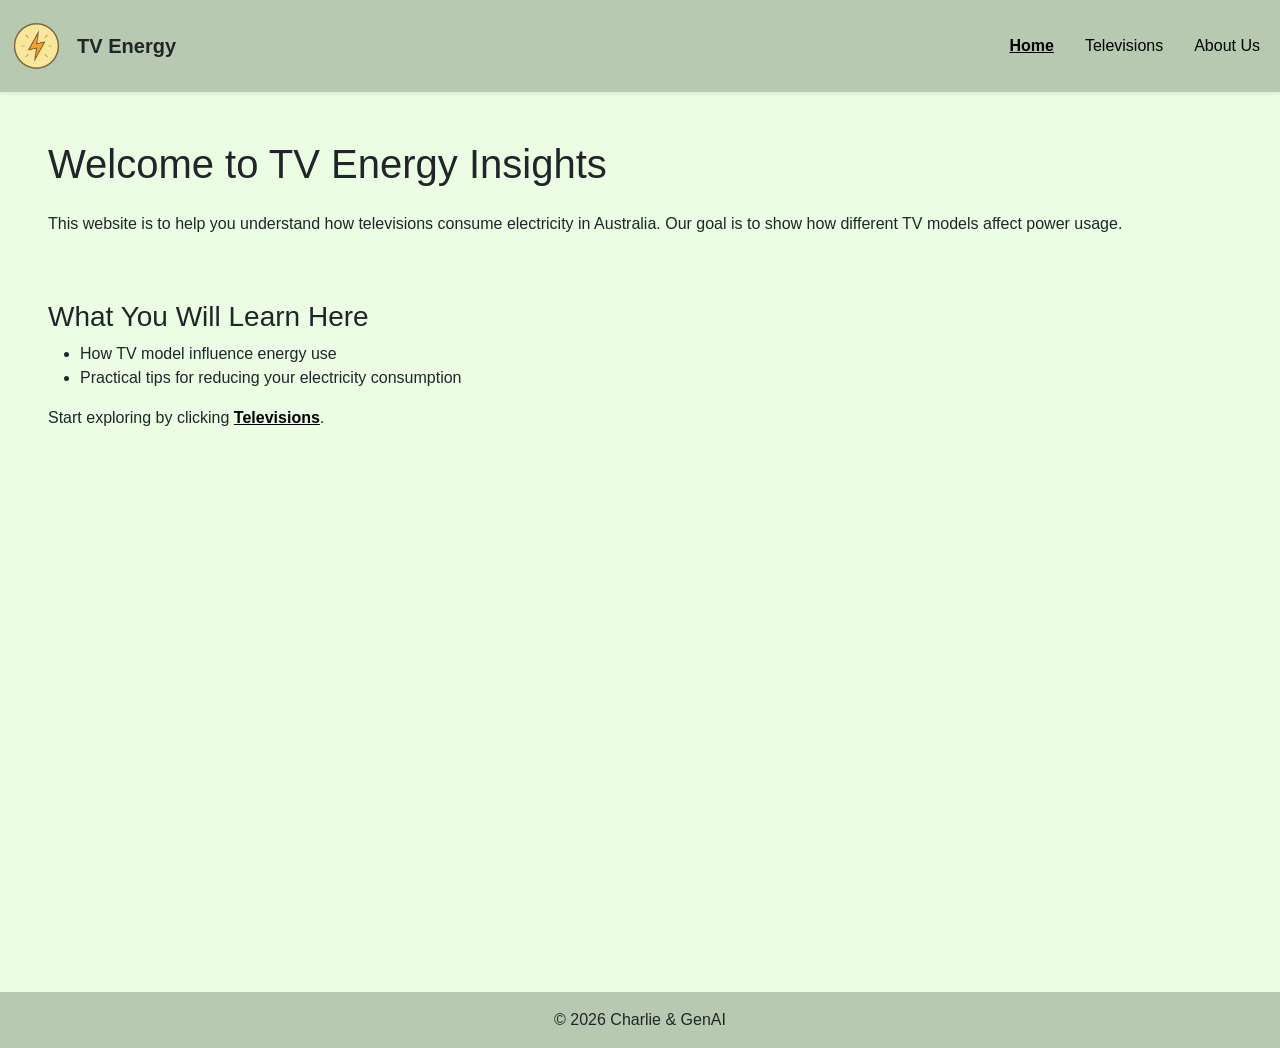
<file: Exercise 0.2/energy-webpage-v1/index.html>
<!DOCTYPE html>
<html lang="en">
<head>
  <meta charset="UTF-8">
  <meta name="viewport" content="width=device-width, initial-scale=1.0">
  <title>Home</title>
  <link href="https://cdn.jsdelivr.net/npm/bootstrap@5.3.0/dist/css/bootstrap.min.css" rel="stylesheet">
  <link rel="stylesheet" href="css/styles.css">
</head>
<body>

<!-- Navigation -->
<nav class="navbar navbar-expand-lg navbar-color shadow-sm py-3">
  <div class="container-fluid">
    <a class="navbar-brand d-flex align-items-center" href="index.html">
      <img src="images/PowerIcon.png" alt="Power Logo" height="50">
      <span class="ms-3 fw-bold text-dark">TV Energy</span>
    </a>
    <button class="navbar-toggler" type="button" data-bs-toggle="collapse" data-bs-target="#navbarNav">
      <span class="navbar-toggler-icon"></span>
    </button>
    <div class="collapse navbar-collapse justify-content-end" id="navbarNav">
      <ul class="navbar-nav">
        <li class="nav-item"><a class="nav-link active" href="index.html">Home</a></li>
        <li class="nav-item"><a class="nav-link" href="televisions.html">Televisions</a></li>
        <li class="nav-item"><a class="nav-link" href="about.html">About Us</a></li>
      </ul>
    </div>
  </div>
</nav>

<!-- Content -->
<div class="container-fluid min-vh-100 d-flex flex-column justify-content-start p-5">
  <h1 class="mb-4">Welcome to TV Energy Insights</h1>

  <p>This website is to help you understand how televisions consume electricity in Australia. 
    Our goal is to show how different TV models affect power usage.</p>

  <h3 class="mt-5">What You Will Learn Here</h3>
  <ul>
    <li>How TV model influence energy use</li>
    <li>Practical tips for reducing your electricity consumption</li>
  </ul>

  <p>Start exploring by clicking <a href="televisions.html" style="color: #000000"><strong>Televisions</strong></a>.</p>
</div>

<!-- Footer -->
<footer class="text-center py-3 bg-color text-dark">
  &copy; <span id="year"></span> Charlie & GenAI
</footer>

<script src="https://cdn.jsdelivr.net/npm/bootstrap@5.3.0/dist/js/bootstrap.bundle.min.js"></script>
<script src="js/scripts.js"></script>

</body>
</html>
</file>
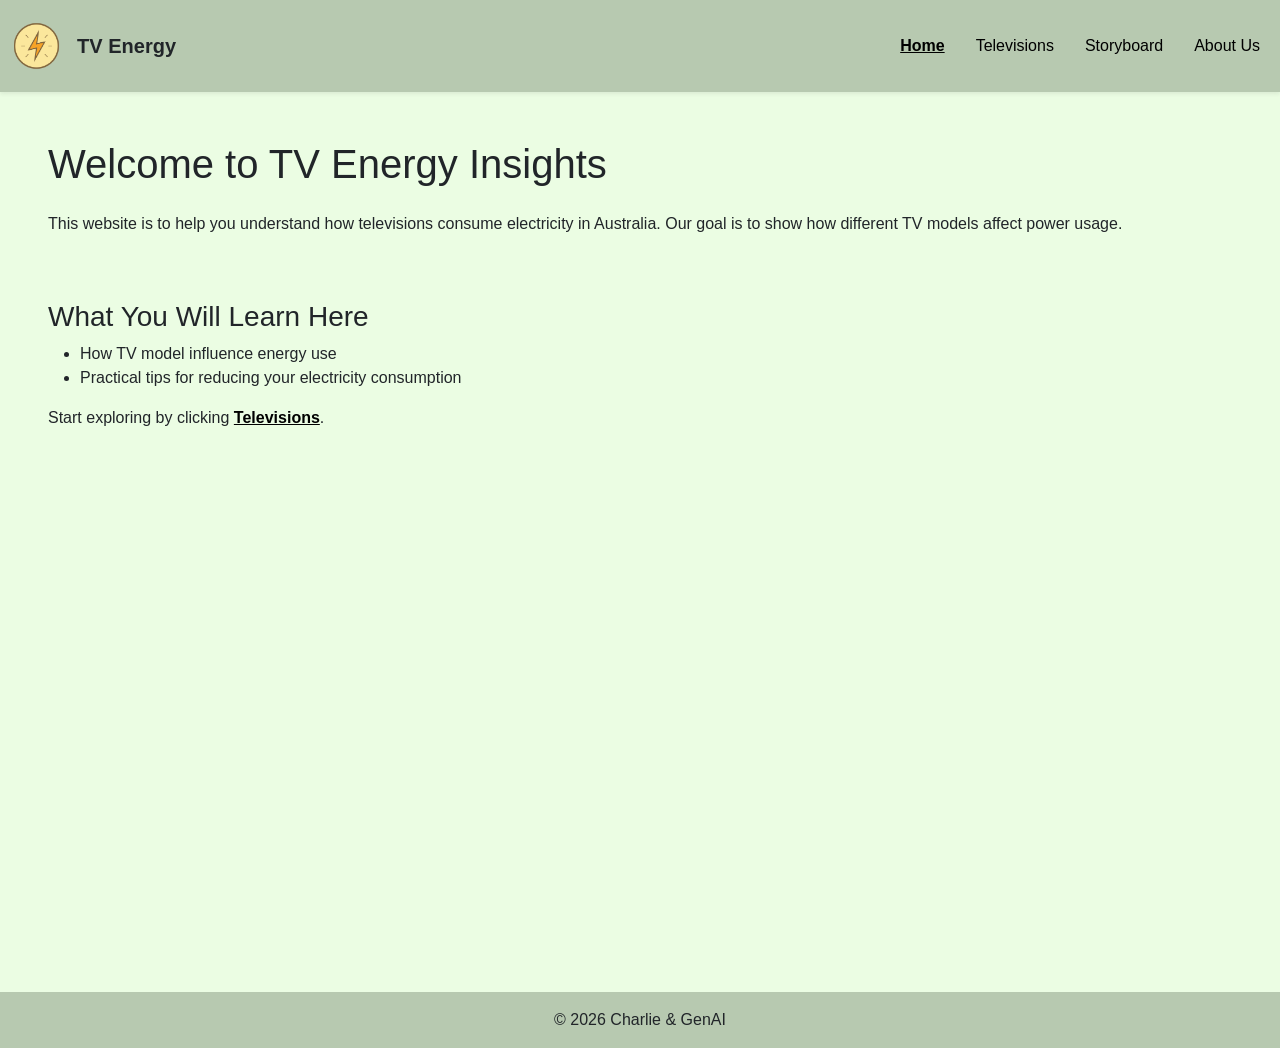
<file: Exercise 3/energy-webpage-v1/index.html>
<!DOCTYPE html>
<html lang="en">
<head>
  <meta charset="UTF-8">
  <meta name="viewport" content="width=device-width, initial-scale=1.0">
  <title>Home</title>
  <link href="https://cdn.jsdelivr.net/npm/bootstrap@5.3.0/dist/css/bootstrap.min.css" rel="stylesheet">
  <link rel="stylesheet" href="css/styles.css">
</head>
<body>

<!-- Navigation -->
<nav class="navbar navbar-expand-lg navbar-color shadow-sm py-3">
  <div class="container-fluid">
    <a class="navbar-brand d-flex align-items-center" href="index.html">
      <img src="images/PowerIcon.png" alt="Power Logo" height="50">
      <span class="ms-3 fw-bold text-dark">TV Energy</span>
    </a>
    <button class="navbar-toggler" type="button" data-bs-toggle="collapse" data-bs-target="#navbarNav">
      <span class="navbar-toggler-icon"></span>
    </button>
    <div class="collapse navbar-collapse justify-content-end" id="navbarNav">
      <ul class="navbar-nav">
        <li class="nav-item"><a class="nav-link active" href="index.html">Home</a></li>
        <li class="nav-item"><a class="nav-link" href="televisions.html">Televisions</a></li>
        <li class="nav-item"><a class="nav-link" href="storyboard.html">Storyboard</a></li>
        <li class="nav-item"><a class="nav-link" href="about.html">About Us</a></li>
      </ul>
    </div>
  </div>
</nav>

<!-- Content -->
<div class="container-fluid min-vh-100 d-flex flex-column justify-content-start p-5">
  <h1 class="mb-4">Welcome to TV Energy Insights</h1>

  <p>This website is to help you understand how televisions consume electricity in Australia. 
    Our goal is to show how different TV models affect power usage.</p>

  <h3 class="mt-5">What You Will Learn Here</h3>
  <ul>
    <li>How TV model influence energy use</li>
    <li>Practical tips for reducing your electricity consumption</li>
  </ul>

  <p>Start exploring by clicking <a href="televisions.html" style="color: #000000"><strong>Televisions</strong></a>.</p>
</div>

<!-- Footer -->
<footer class="text-center py-3 bg-color text-dark">
  &copy; <span id="year"></span> Charlie & GenAI
</footer>

<script src="https://cdn.jsdelivr.net/npm/bootstrap@5.3.0/dist/js/bootstrap.bundle.min.js"></script>
<script src="js/scripts.js"></script>

</body>
</html>
</file>
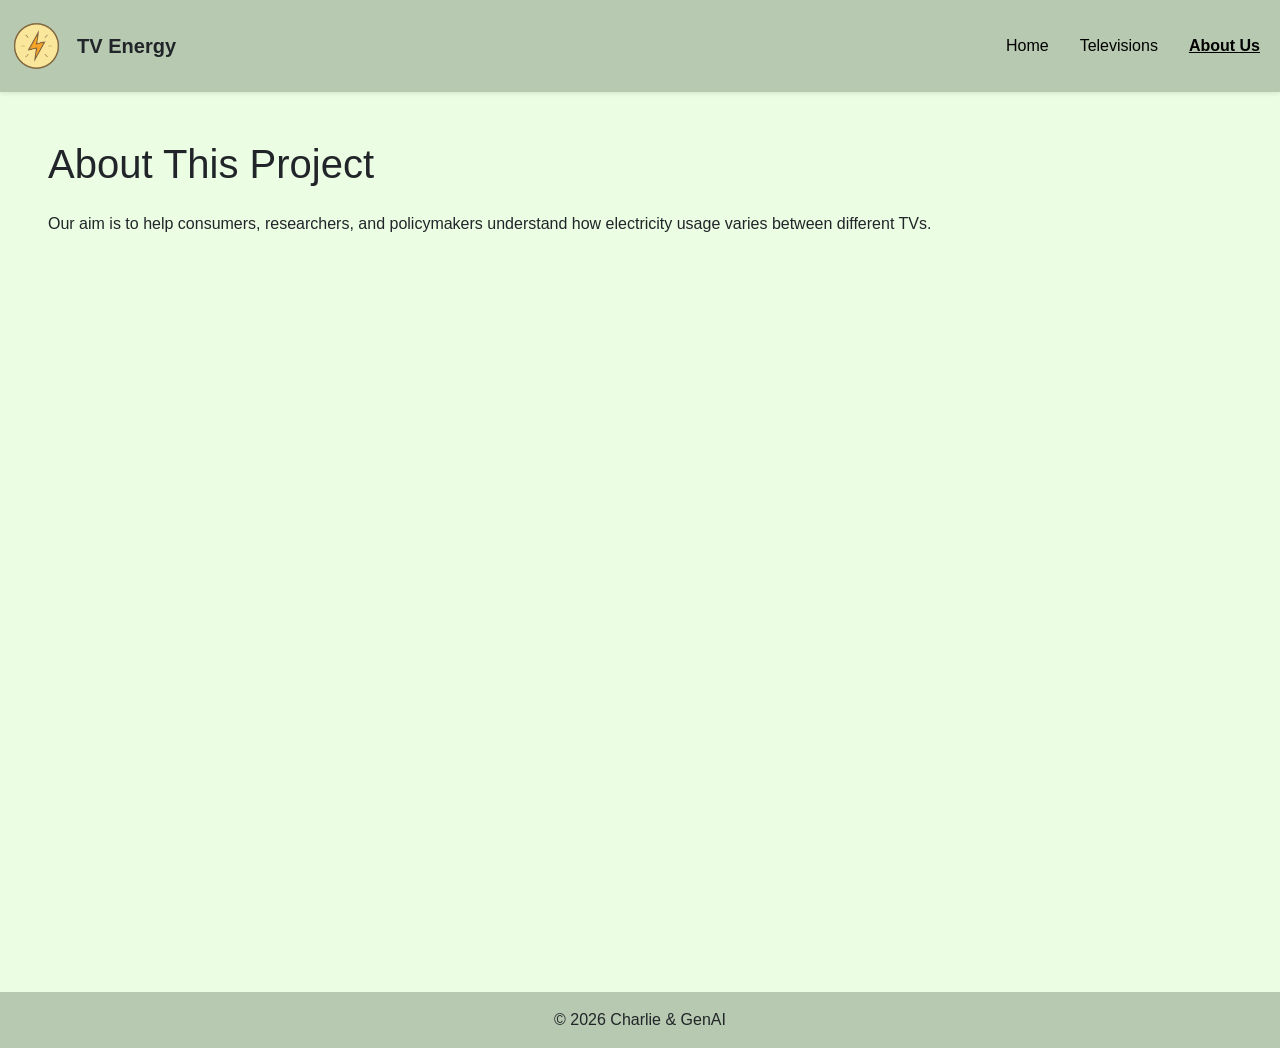
<file: Exercise 0.2/energy-webpage-v1/about.html>
<!DOCTYPE html>
<html lang="en">
<head>
  <meta charset="UTF-8">
  <meta name="viewport" content="width=device-width, initial-scale=1.0">
  <title>About Us</title>
  <link href="https://cdn.jsdelivr.net/npm/bootstrap@5.3.0/dist/css/bootstrap.min.css" rel="stylesheet">
  <link rel="stylesheet" href="css/styles.css">
</head>
<body>

<!-- Navigation -->
<nav class="navbar navbar-expand-lg navbar-color shadow-sm py-3">
  <div class="container-fluid">
    <a class="navbar-brand d-flex align-items-center" href="index.html">
      <img src="images/PowerIcon.png" alt="Power Logo" height="50">
      <span class="ms-3 fw-bold text-dark">TV Energy</span>
    </a>
    <button class="navbar-toggler" type="button" data-bs-toggle="collapse" data-bs-target="#navbarNav">
      <span class="navbar-toggler-icon"></span>
    </button>
    <div class="collapse navbar-collapse justify-content-end" id="navbarNav">
      <ul class="navbar-nav">
        <li class="nav-item"><a class="nav-link" href="index.html">Home</a></li>
        <li class="nav-item"><a class="nav-link" href="televisions.html">Televisions</a></li>
        <li class="nav-item"><a class="nav-link active" href="about.html">About Us</a></li>
      </ul>
    </div>
  </div>
</nav>

<!-- Content -->
<div class="container-fluid min-vh-100 d-flex flex-column justify-content-start p-5">
  <h1 class="mb-4">About This Project</h1>

  <p>Our aim is to help consumers, researchers, and policymakers understand how electricity usage varies between different TVs.</p>

</div>

<!-- Footer -->
<footer class="text-center py-3 bg-color text-dark">
  &copy; <span id="year"></span> Charlie & GenAI
</footer>

<script src="https://cdn.jsdelivr.net/npm/bootstrap@5.3.0/dist/js/bootstrap.bundle.min.js"></script>
<script src="js/scripts.js"></script>


</body>
</html>
</file>
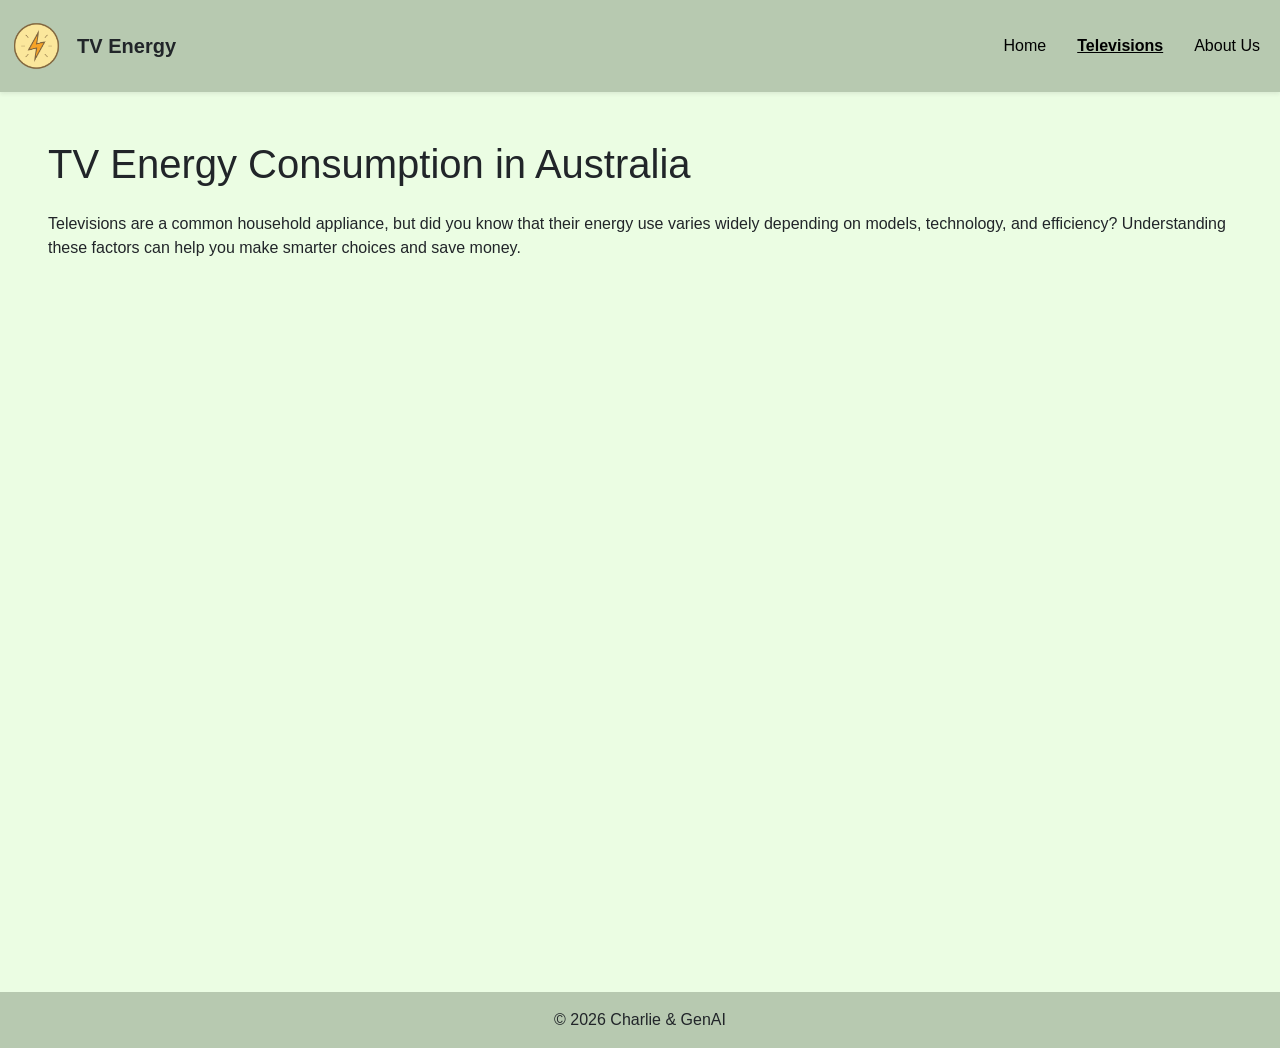
<file: Exercise 0.2/energy-webpage-v1/televisions.html>
<!DOCTYPE html>
<html lang="en">
<head>
  <meta charset="UTF-8">
  <meta name="viewport" content="width=device-width, initial-scale=1.0">
  <title>Televisions</title>
  <link href="https://cdn.jsdelivr.net/npm/bootstrap@5.3.0/dist/css/bootstrap.min.css" rel="stylesheet">
  <link rel="stylesheet" href="css/styles.css">
</head>
<body>

<!-- Navigation -->
<nav class="navbar navbar-expand-lg navbar-color shadow-sm py-3">
  <div class="container-fluid">
    <a class="navbar-brand d-flex align-items-center" href="index.html">
      <img src="images/PowerIcon.png" alt="Power Logo" height="50">
      <span class="ms-3 fw-bold text-dark">TV Energy</span>
    </a>
    <button class="navbar-toggler" type="button" data-bs-toggle="collapse" data-bs-target="#navbarNav">
      <span class="navbar-toggler-icon"></span>
    </button>
    <div class="collapse navbar-collapse justify-content-end" id="navbarNav">
      <ul class="navbar-nav">
        <li class="nav-item"><a class="nav-link" href="index.html">Home</a></li>
        <li class="nav-item"><a class="nav-link active" href="televisions.html">Televisions</a></li>
        <li class="nav-item"><a class="nav-link" href="about.html">About Us</a></li>
      </ul>
    </div>
  </div>
</nav>

<!-- Content -->
<div class="container-fluid min-vh-100 d-flex flex-column justify-content-start p-5">
  <h1 class="mb-4">TV Energy Consumption in Australia</h1>

  <p>Televisions are a common household appliance, but did you know that their energy use varies widely depending on models, 
    technology, and efficiency? Understanding these factors can help you make smarter choices and save money.</p>

</div>

<!-- Footer -->
<footer class="text-center py-3 bg-color text-dark">
  &copy; <span id="year"></span> Charlie & GenAI
</footer>

<script src="https://cdn.jsdelivr.net/npm/bootstrap@5.3.0/dist/js/bootstrap.bundle.min.js"></script>
<script src="js/scripts.js"></script>

</body>
</html>
</file>
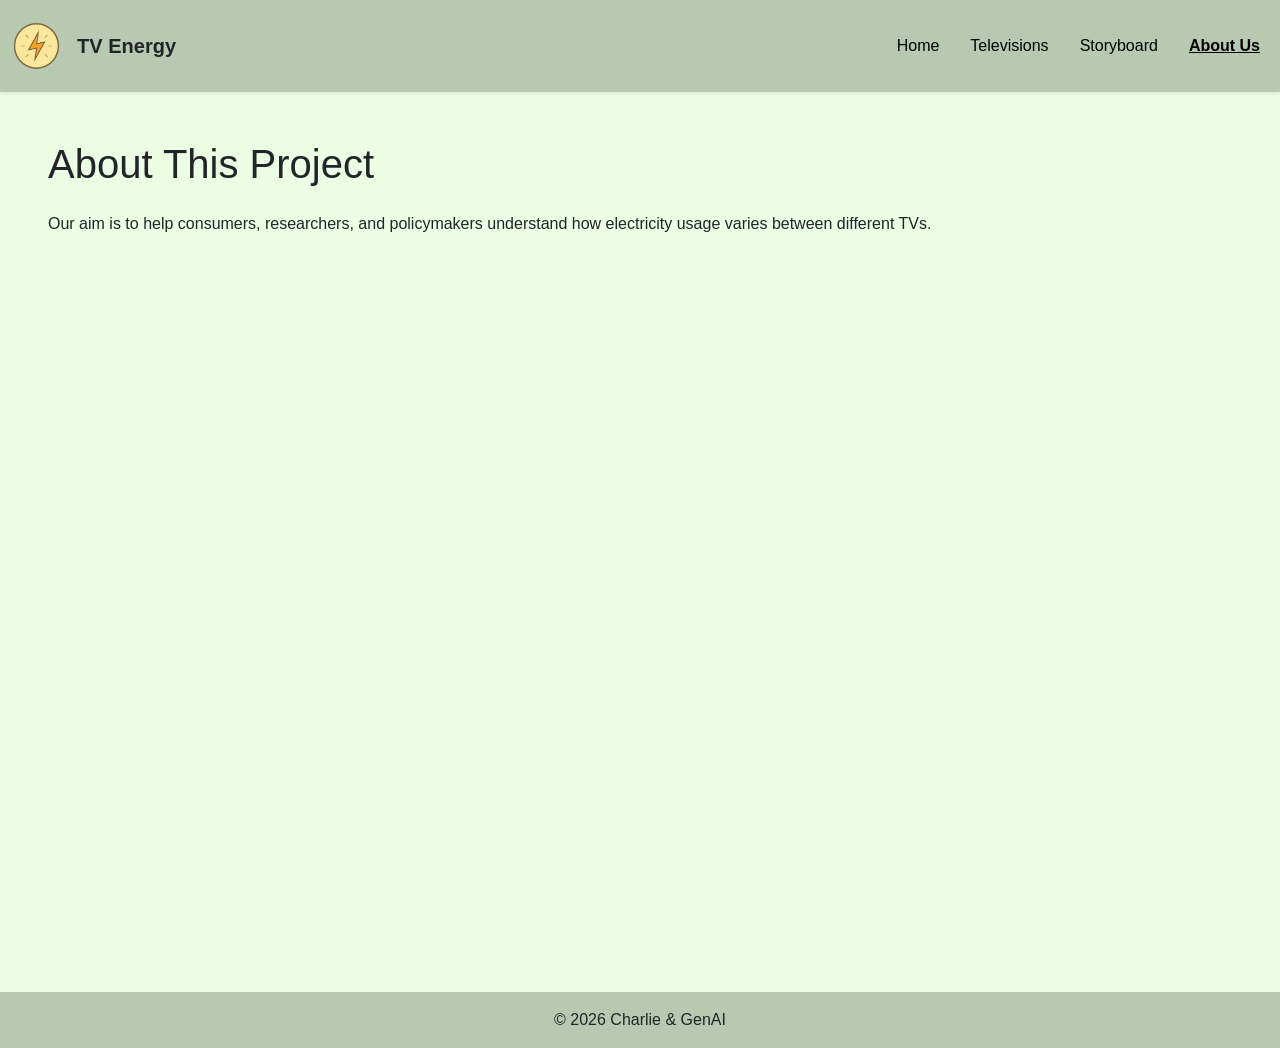
<file: Exercise 3/energy-webpage-v1/about.html>
<!DOCTYPE html>
<html lang="en">
<head>
  <meta charset="UTF-8">
  <meta name="viewport" content="width=device-width, initial-scale=1.0">
  <title>About Us</title>
  <link href="https://cdn.jsdelivr.net/npm/bootstrap@5.3.0/dist/css/bootstrap.min.css" rel="stylesheet">
  <link rel="stylesheet" href="css/styles.css">
</head>
<body>

<!-- Navigation -->
<nav class="navbar navbar-expand-lg navbar-color shadow-sm py-3">
  <div class="container-fluid">
    <a class="navbar-brand d-flex align-items-center" href="index.html">
      <img src="images/PowerIcon.png" alt="Power Logo" height="50">
      <span class="ms-3 fw-bold text-dark">TV Energy</span>
    </a>
    <button class="navbar-toggler" type="button" data-bs-toggle="collapse" data-bs-target="#navbarNav">
      <span class="navbar-toggler-icon"></span>
    </button>
    <div class="collapse navbar-collapse justify-content-end" id="navbarNav">
      <ul class="navbar-nav">
        <li class="nav-item"><a class="nav-link" href="index.html">Home</a></li>
        <li class="nav-item"><a class="nav-link" href="televisions.html">Televisions</a></li>
        <li class="nav-item"><a class="nav-link" href="storyboard.html">Storyboard</a></li>        
        <li class="nav-item"><a class="nav-link active" href="about.html">About Us</a></li>
      </ul>
    </div>
  </div>
</nav>

<!-- Content -->
<div class="container-fluid min-vh-100 d-flex flex-column justify-content-start p-5">
  <h1 class="mb-4">About This Project</h1>

  <p>Our aim is to help consumers, researchers, and policymakers understand how electricity usage varies between different TVs.</p>

</div>

<!-- Footer -->
<footer class="text-center py-3 bg-color text-dark">
  &copy; <span id="year"></span> Charlie & GenAI
</footer>

<script src="https://cdn.jsdelivr.net/npm/bootstrap@5.3.0/dist/js/bootstrap.bundle.min.js"></script>
<script src="js/scripts.js"></script>


</body>
</html>
</file>
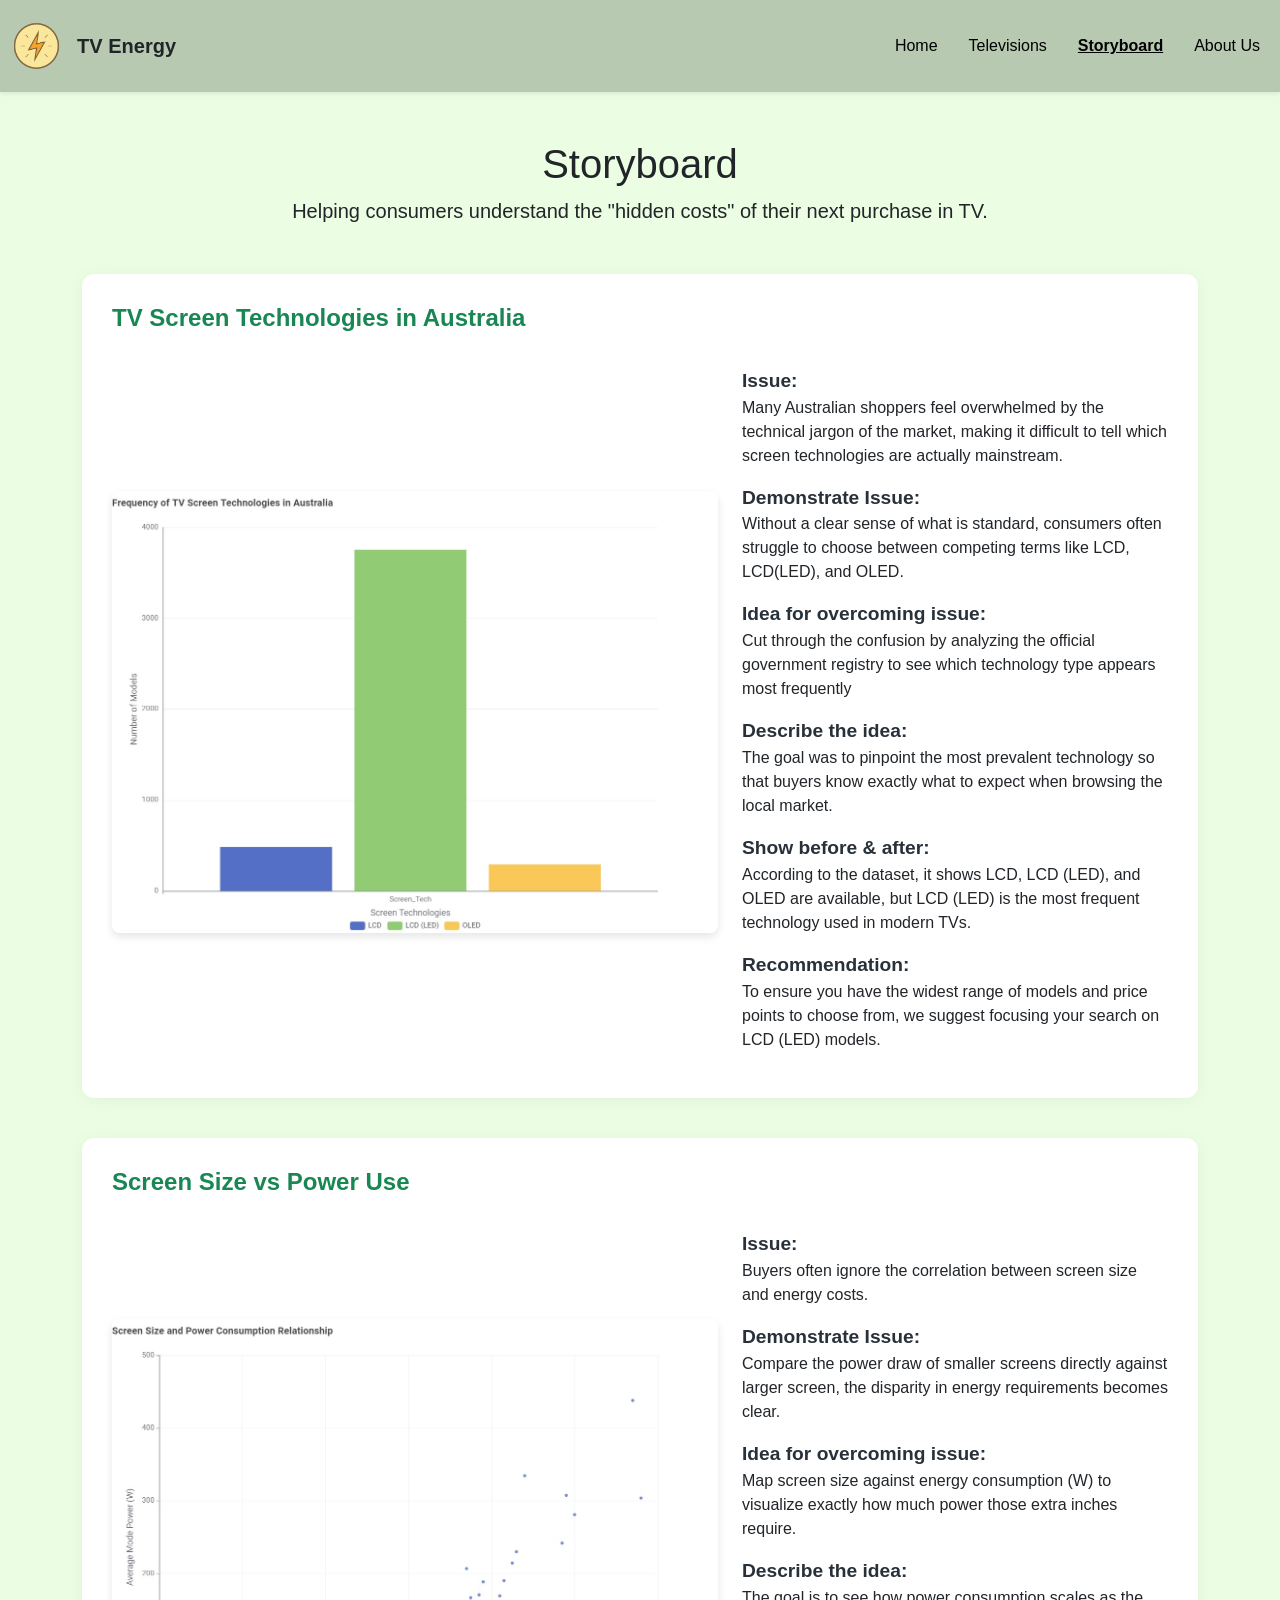
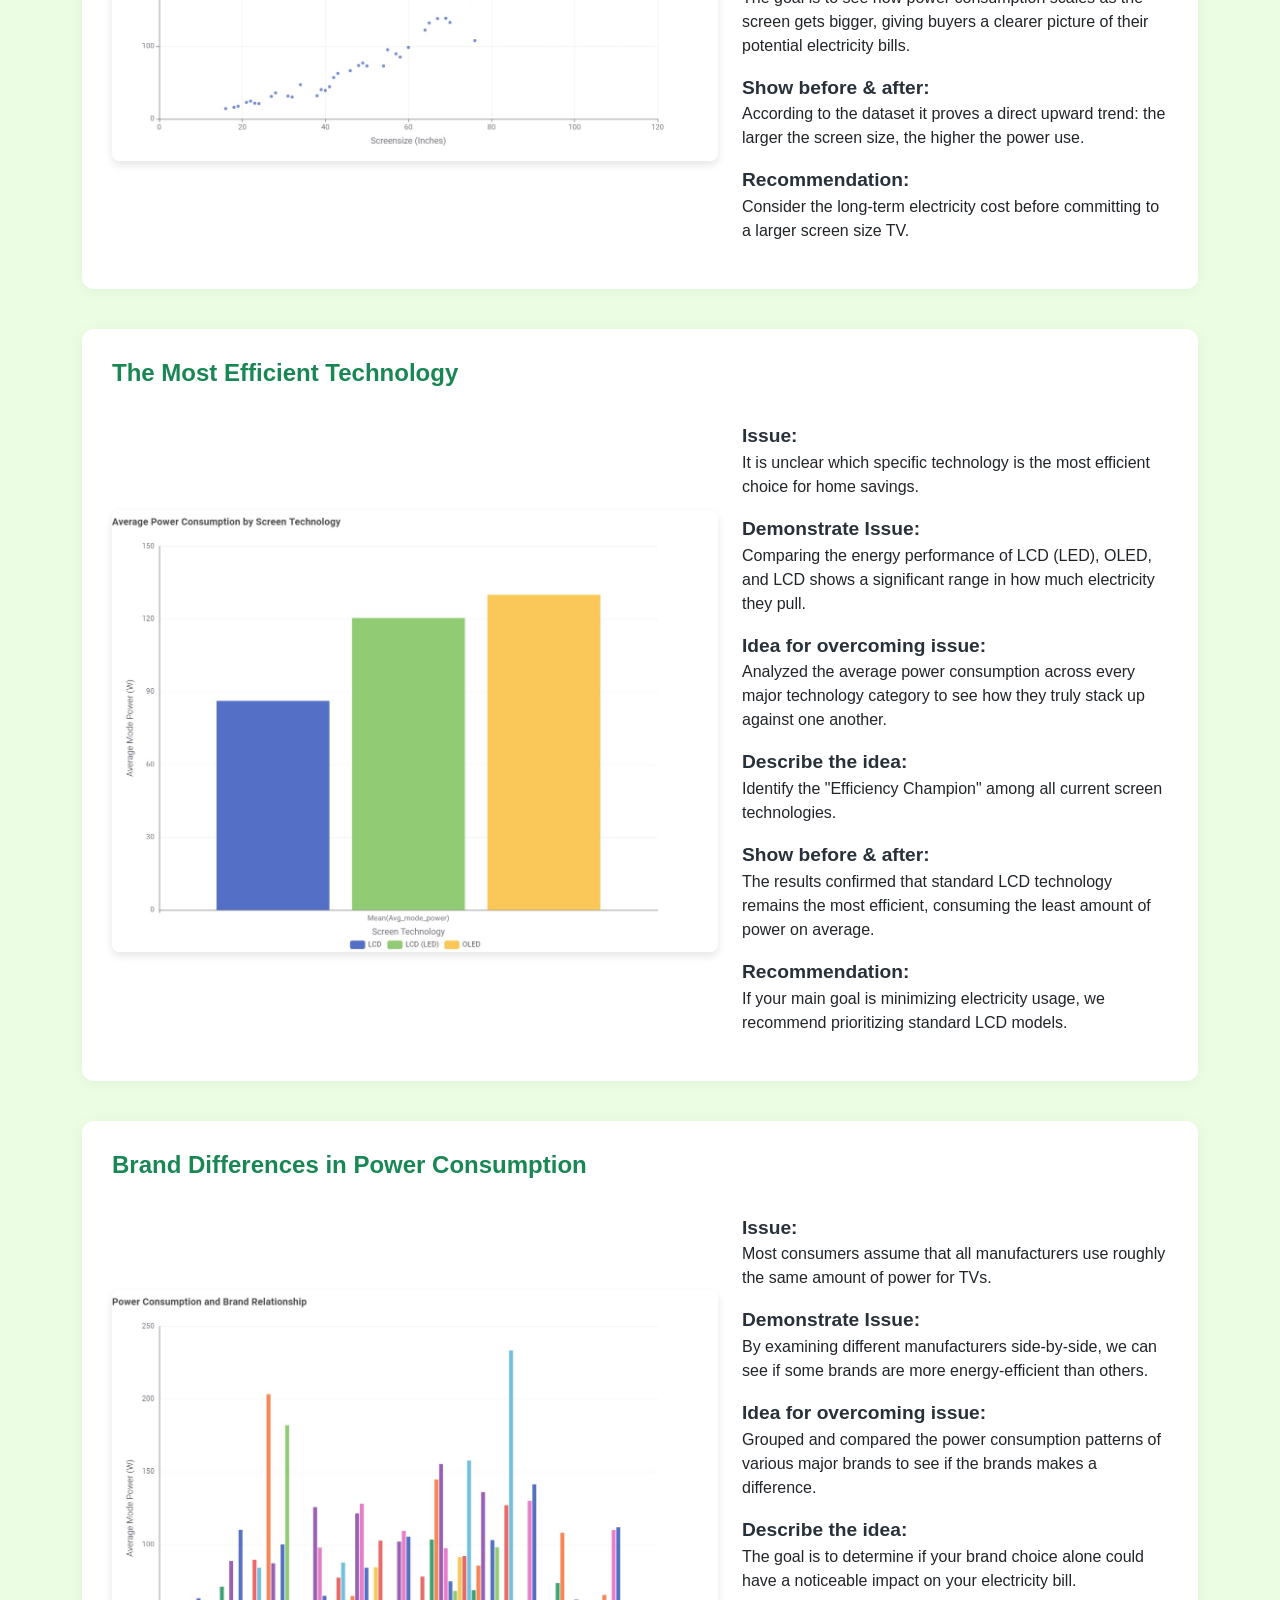
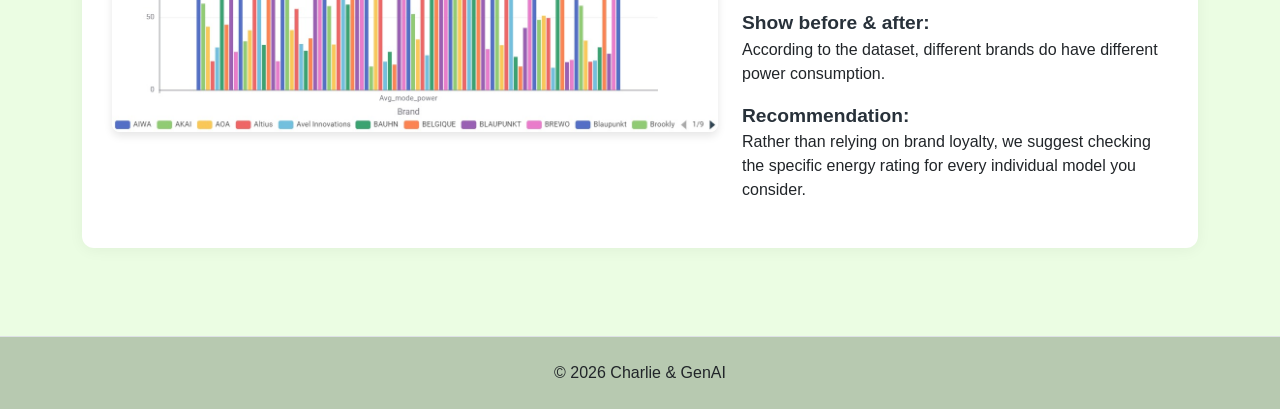
<file: Exercise 3/energy-webpage-v1/storyboard.html>
<!DOCTYPE html>
<html lang="en">
<head>
  <meta charset="UTF-8">
  <meta name="viewport" content="width=device-width, initial-scale=1.0">
  <title>Storyboard</title>
  <link href="https://cdn.jsdelivr.net/npm/bootstrap@5.3.0/dist/css/bootstrap.min.css" rel="stylesheet">
  <link rel="stylesheet" href="css/styles.css">
</head>
<body>

<!-- Navigation -->
<nav class="navbar navbar-expand-lg navbar-color shadow-sm py-3">
  <div class="container-fluid">
    <a class="navbar-brand d-flex align-items-center" href="index.html">
      <img src="images/PowerIcon.png" alt="Power Logo" height="50">
      <span class="ms-3 fw-bold text-dark">TV Energy</span>
    </a>
    <button class="navbar-toggler" type="button" data-bs-toggle="collapse" data-bs-target="#navbarNav">
      <span class="navbar-toggler-icon"></span>
    </button>
    <div class="collapse navbar-collapse justify-content-end" id="navbarNav">
      <ul class="navbar-nav">
        <li class="nav-item"><a class="nav-link" href="index.html">Home</a></li>
        <li class="nav-item"><a class="nav-link" href="televisions.html">Televisions</a></li>
        <li class="nav-item"><a class="nav-link active" href="storyboard.html">Storyboard</a></li>
        <li class="nav-item"><a class="nav-link" href="about.html">About Us</a></li>
      </ul>
    </div>
  </div>
</nav>

<div class="container py-5">
  <h1 class="mb-2 text-center">Storyboard</h1>
  <p class="lead text-center mb-5">Helping consumers understand the "hidden costs" of their next purchase in TV.</p>

  <!-- Question 1 [KNIME Q1] -->
  <div class="question-section">
    <h2 class="text-success h4 mb-4"><strong>TV Screen Technologies in Australia</strong></h2>
    <div class="row align-items-center">
      <div class="col-lg-7 mb-4 mb-lg-0">
        <img src="images/chart1.png" alt="Technology Frequency Chart" class="chart-img">
      </div>
      <div class="col-lg-5">
        <span class="step-label">Issue:</span>
        <p>Many Australian shoppers feel overwhelmed by the technical jargon of the market, making it difficult to 
            tell which screen technologies are actually mainstream.</p>
        <span class="step-label">Demonstrate Issue:</span>
        <p>Without a clear sense of what is standard, consumers often struggle to choose between competing terms like LCD, LCD(LED), and OLED.</p>
        <span class="step-label">Idea for overcoming issue:</span>
        <p>Cut through the confusion by analyzing the official government registry to see which technology type appears most frequently</p>
        <span class="step-label">Describe the idea:</span>
        <p>The goal was to pinpoint the most prevalent technology so that buyers know exactly what to expect when browsing the local market.</p>
        <span class="step-label">Show before & after:</span>
        <p>According to the dataset, it shows LCD, LCD (LED), and OLED are available, but LCD (LED) is the most frequent technology used in modern TVs.</p>
        <span class="step-label">Recommendation:</span>
        <p>To ensure you have the widest range of models and price points to choose from, we suggest focusing your search on LCD (LED) models.</p>
      </div>
    </div>
  </div>

  <!-- Question 2 [KNIME Q5] -->
  <div class="question-section">
    <h2 class="text-success h4 mb-4"><strong>Screen Size vs Power Use</strong></h2>
    <div class="row align-items-center">
      <div class="col-lg-7 mb-4 mb-lg-0">
        <img src="images/chart2.png" alt="Size vs Power Chart" class="chart-img">
      </div>
      <div class="col-lg-5">
        <span class="step-label">Issue:</span>
        <p>Buyers often ignore the correlation between screen size and energy costs.</p>
        <span class="step-label">Demonstrate Issue:</span>
        <p>Compare the power draw of smaller screens directly against larger screen, the disparity in energy requirements becomes clear.</p>
        <span class="step-label">Idea for overcoming issue:</span>
        <p>Map screen size against energy consumption (W) to visualize exactly how much power those extra inches require.</p>
        <span class="step-label">Describe the idea:</span>
        <p>The goal is to see how power consumption scales as the screen gets bigger, giving buyers a clearer picture of their potential electricity bills.</p>
        <span class="step-label">Show before & after:</span>
        <p>According to the dataset it proves a direct upward trend: the larger the screen size, the higher the power use.</p>
        <span class="step-label">Recommendation:</span>
        <p>Consider the long-term electricity cost before committing to a larger screen size TV.</p>
      </div>
    </div>
  </div>

  <!-- Question 3 [KNIME Q4] -->
  <div class="question-section">
    <h2 class="text-success h4 mb-4"><strong>The Most Efficient Technology</strong></h2>
    <div class="row align-items-center">
      <div class="col-lg-7 mb-4 mb-lg-0">
        <img src="images/chart3.png" alt="Efficiency Chart" class="chart-img">
      </div>
      <div class="col-lg-5">
        <span class="step-label">Issue:</span>
        <p>It is unclear which specific technology is the most efficient choice for home savings.</p>
        <span class="step-label">Demonstrate Issue:</span>
        <p>Comparing the energy performance of LCD (LED), OLED, and LCD shows a significant range in how much electricity they pull.</p>
        <span class="step-label">Idea for overcoming issue:</span>
        <p>Analyzed the average power consumption across every major technology category to see how they truly stack up against one another.</p>
        <span class="step-label">Describe the idea:</span>
        <p>Identify the "Efficiency Champion" among all current screen technologies.</p>
        <span class="step-label">Show before & after:</span>
        <p>The results confirmed that standard LCD technology remains the most efficient, consuming the least amount of power on average.</p>
        <span class="step-label">Recommendation:</span>
        <p>If your main goal is minimizing electricity usage, we recommend prioritizing standard LCD models.</p>
      </div>
    </div>
  </div>

  <!-- Question 4 [KNIME Q7] -->
  <div class="question-section">
    <h2 class="text-success h4 mb-4"><strong>Brand Differences in Power Consumption</strong></h2>
    <div class="row align-items-center">
      <div class="col-lg-7 mb-4 mb-lg-0">
        <img src="images/chart4.png" alt="Brand Comparison Chart" class="chart-img">
      </div>
      <div class="col-lg-5">
        <span class="step-label">Issue:</span>
        <p>Most consumers assume that all manufacturers use roughly the same amount of power for TVs.</p>
        <span class="step-label">Demonstrate Issue:</span>
        <p>By examining different manufacturers side-by-side, we can see if some brands are more energy-efficient than others.</p>
        <span class="step-label">Idea for overcoming issue:</span>
        <p>Grouped and compared the power consumption patterns of various major brands to see if the brands makes a difference.</p>
        <span class="step-label">Describe the idea:</span>
        <p>The goal is to determine if your brand choice alone could have a noticeable impact on your electricity bill.</p>
        <span class="step-label">Show before & after:</span>
        <p>According to the dataset, different brands do have different power consumption.</p>
        <span class="step-label">Recommendation:</span>
        <p>Rather than relying on brand loyalty, we suggest checking the specific energy rating for every individual model you consider.</p>
      </div>
    </div>
  </div>

</div>

<footer class="text-center py-4 bg-color text-dark border-top">
  &copy; <span id="year"></span> Charlie & GenAI
</footer>

<script src="https://cdn.jsdelivr.net/npm/bootstrap@5.3.0/dist/js/bootstrap.bundle.min.js"></script>
<script src="js/scripts.js"></script>

</body>
</html>
</file>
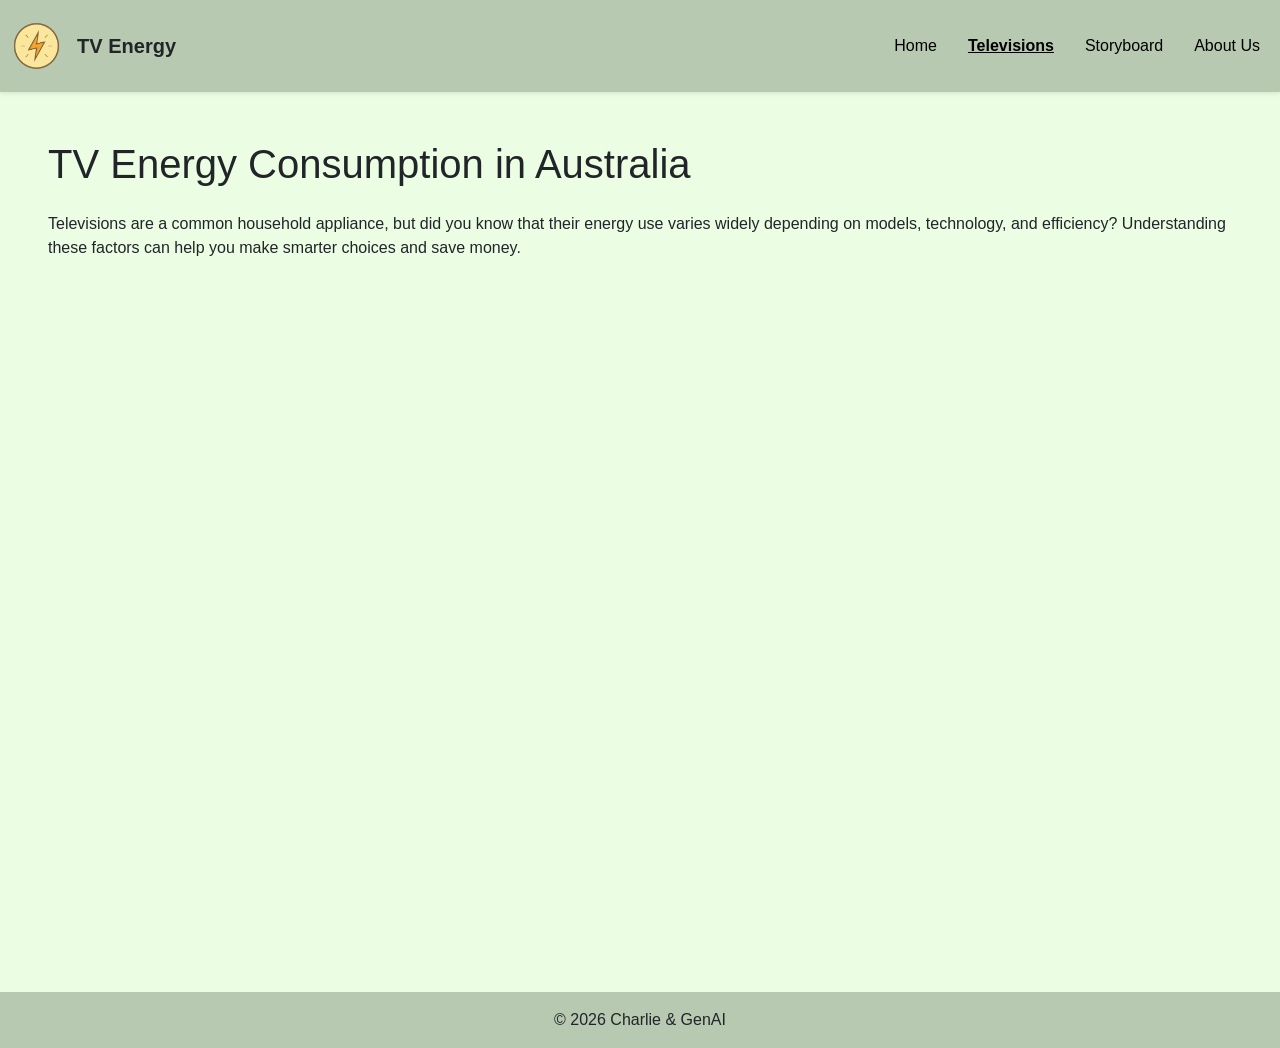
<file: Exercise 3/energy-webpage-v1/televisions.html>
<!DOCTYPE html>
<html lang="en">
<head>
  <meta charset="UTF-8">
  <meta name="viewport" content="width=device-width, initial-scale=1.0">
  <title>Televisions</title>
  <link href="https://cdn.jsdelivr.net/npm/bootstrap@5.3.0/dist/css/bootstrap.min.css" rel="stylesheet">
  <link rel="stylesheet" href="css/styles.css">
</head>
<body>

<!-- Navigation -->
<nav class="navbar navbar-expand-lg navbar-color shadow-sm py-3">
  <div class="container-fluid">
    <a class="navbar-brand d-flex align-items-center" href="index.html">
      <img src="images/PowerIcon.png" alt="Power Logo" height="50">
      <span class="ms-3 fw-bold text-dark">TV Energy</span>
    </a>
    <button class="navbar-toggler" type="button" data-bs-toggle="collapse" data-bs-target="#navbarNav">
      <span class="navbar-toggler-icon"></span>
    </button>
    <div class="collapse navbar-collapse justify-content-end" id="navbarNav">
      <ul class="navbar-nav">
        <li class="nav-item"><a class="nav-link" href="index.html">Home</a></li>
        <li class="nav-item"><a class="nav-link active" href="televisions.html">Televisions</a></li>
        <li class="nav-item"><a class="nav-link" href="storyboard.html">Storyboard</a></li>
        <li class="nav-item"><a class="nav-link" href="about.html">About Us</a></li>
      </ul>
    </div>
  </div>
</nav>

<!-- Content -->
<div class="container-fluid min-vh-100 d-flex flex-column justify-content-start p-5">
  <h1 class="mb-4">TV Energy Consumption in Australia</h1>

  <p>Televisions are a common household appliance, but did you know that their energy use varies widely depending on models, 
    technology, and efficiency? Understanding these factors can help you make smarter choices and save money.</p>

</div>

<!-- Footer -->
<footer class="text-center py-3 bg-color text-dark">
  &copy; <span id="year"></span> Charlie & GenAI
</footer>

<script src="https://cdn.jsdelivr.net/npm/bootstrap@5.3.0/dist/js/bootstrap.bundle.min.js"></script>
<script src="js/scripts.js"></script>

</body>
</html>
</file>
<file: Exercise 0.2/energy-webpage-v1/css/styles.css>
body {
  background-color: #ebfde3; 
  font-family: 'Quicksand', 'Trebuchet MS', 'Lucida Sans Unicode', 'Lucida Grande', 'Lucida Sans', Arial, sans-serif;
}

/* Navbar */
.navbar-color {
  background-color: #B7C9B0; 
}

.nav-link {
  color: #000000;
  transition: color 0.3s;
  margin-left: 15px; 
}

.nav-link.active {
  font-weight: bold;
  text-decoration: underline;
}

.nav-link:hover {
  color: #edffe7 !important;
}

/* Footer */
footer.bg-color {
  background-color: #B7C9B0;
  color: #ffffff;
}
</file>
<file: Exercise 3/energy-webpage-v1/css/styles.css>
body {
  background-color: #ebfde3; 
  font-family: 'Quicksand', 'Trebuchet MS', 'Lucida Sans Unicode', 'Lucida Grande', 'Lucida Sans', Arial, sans-serif;
}

/* Navbar */
.navbar-color {
  background-color: #B7C9B0; 
}

.nav-link {
  color: #000000;
  transition: color 0.3s;
  margin-left: 15px; 
}

.nav-link.active {
  font-weight: bold;
  text-decoration: underline;
}

.nav-link:hover {
  color: #edffe7 !important;
}

/* Footer */
footer.bg-color {
  background-color: #B7C9B0;
  color: #ffffff;
}

.chart-img {
  width: 100%;
  height: auto;
  border-radius: 8px;
  box-shadow: 0 4px 8px rgba(0,0,0,0.1);
}

.step-label {
  font-weight: bold;
  color: #28313a;
  display: block;
  margin-top: 10px;
  font-size: larger;
}

.question-section {
  background-color: #fff;
  border-radius: 12px;
  padding: 30px;
  margin-bottom: 40px;
  box-shadow: 0 2px 15px rgba(0,0,0,0.05);
}
</file>
